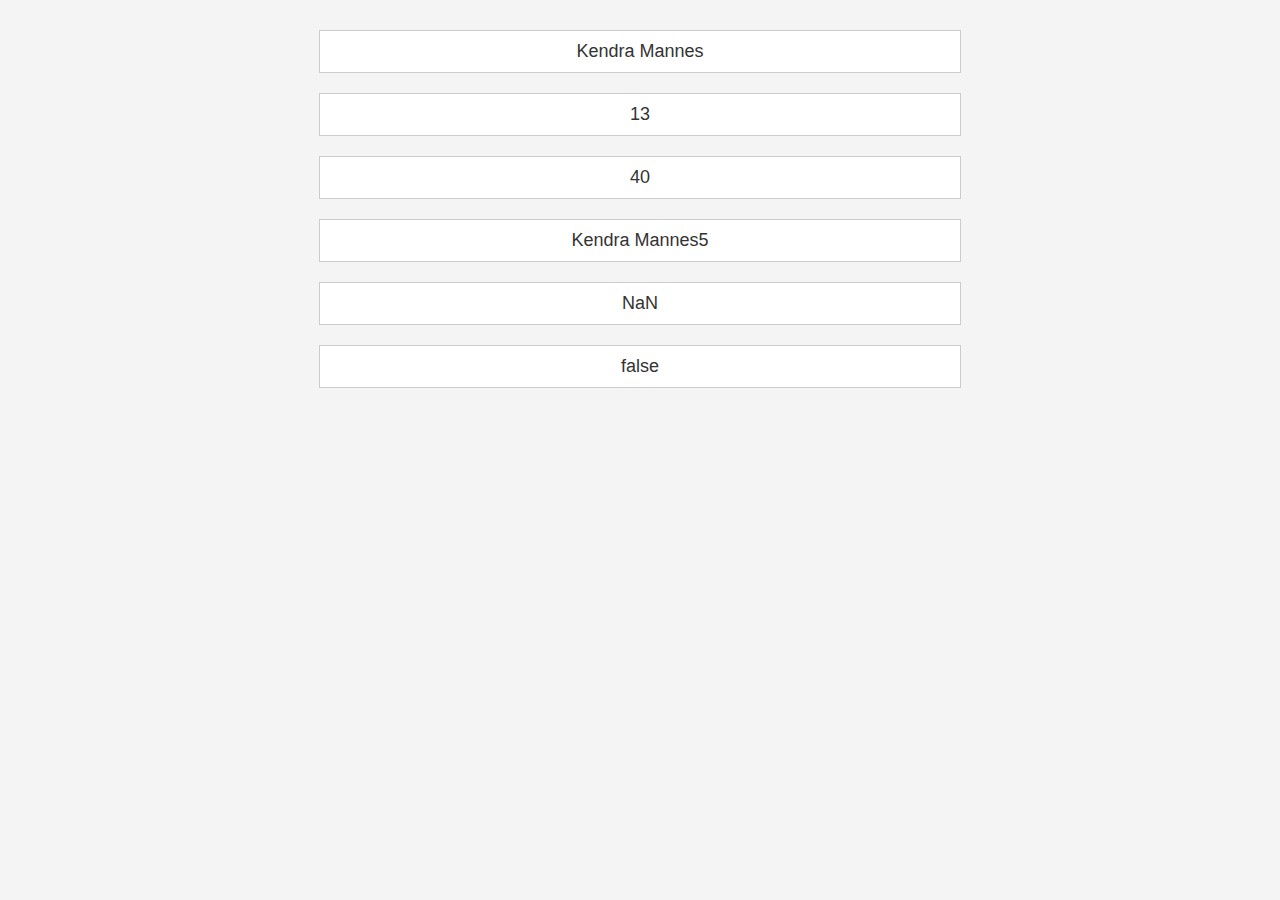
<file: Chapter2Project/index.html>
<!--Kendra Mannes
03/04/2025!-->
<!DOCTYPE html>
<html lang="en">
<head>
    <meta charset="UTF-8">
    <meta name="viewport" content="width=device-width, initial-scale=1.0">
    <title>Chapter 2 Project</title>
    <link rel="stylesheet" href="styles.css">
</head>
<body>
    <p id="p1">Johnson County Community College</p>
    <p id="p2">Johnson County Community College</p>
    <p id="p3">Johnson County Community College</p>
    <p id="p4">Johnson County Community College</p>
    <p id="p5">Johnson County Community College</p>
    <p id="p6">Johnson County Community College</p>

    <script src="project2.js"></script>
</body>
</html>
</file>
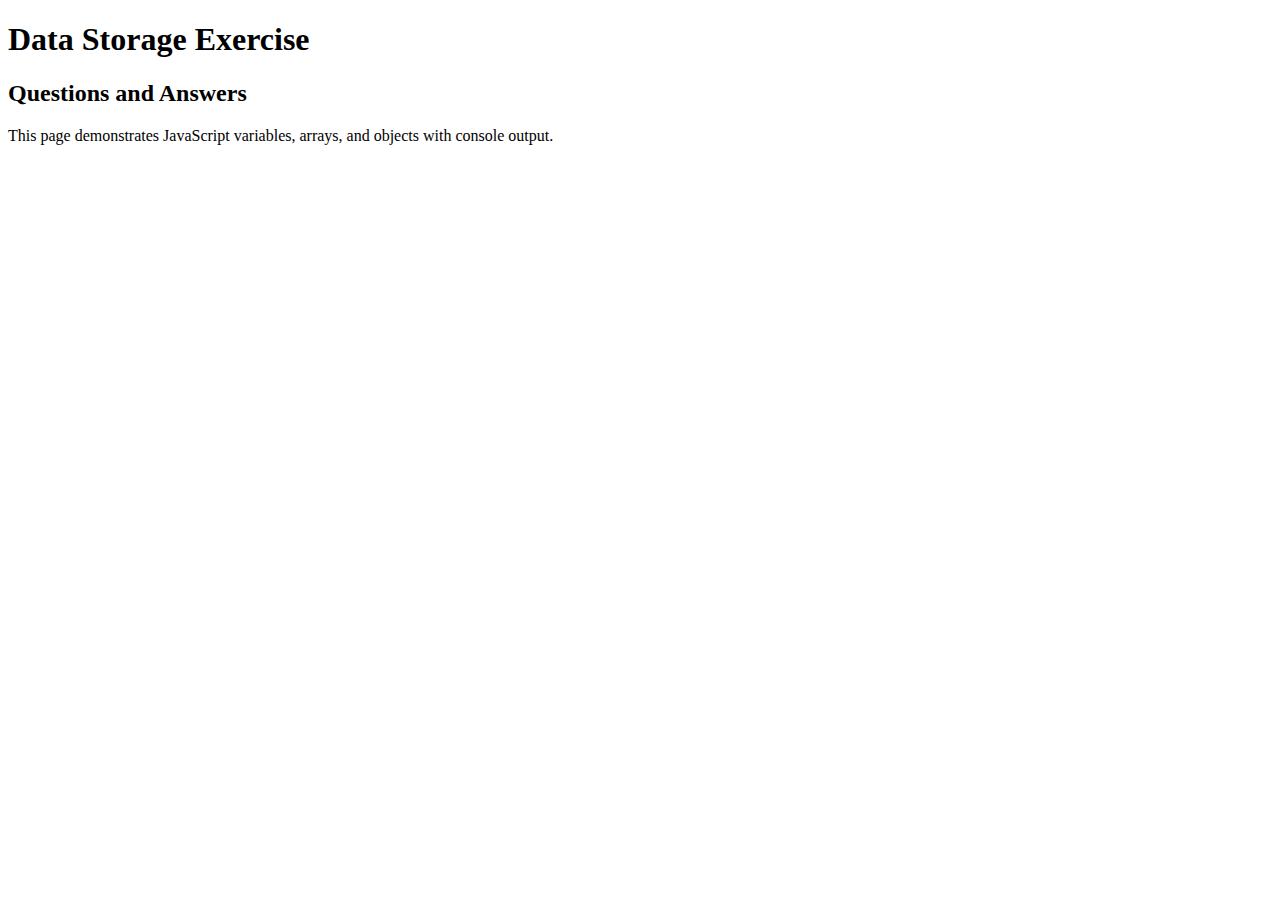
<file: Chapter3Project/index.html>
<!--Kendra Mannes
03/25/2025-->
<!DOCTYPE html>
<html lang="en">
<head>
    <meta charset="UTF-8">
    <meta name="viewport" content="width=device-width, initial-scale=1.0">
    <title>Data Storage Exercise</title>
</head>
<body>
    <header>
        <h1>Data Storage Exercise</h1>
    </header>
            <h2>Questions and Answers</h2>
            <p>This page demonstrates JavaScript variables, arrays, and objects with console output.</p>

    <script src="script.js"></script>
</body>
</html>
</file>
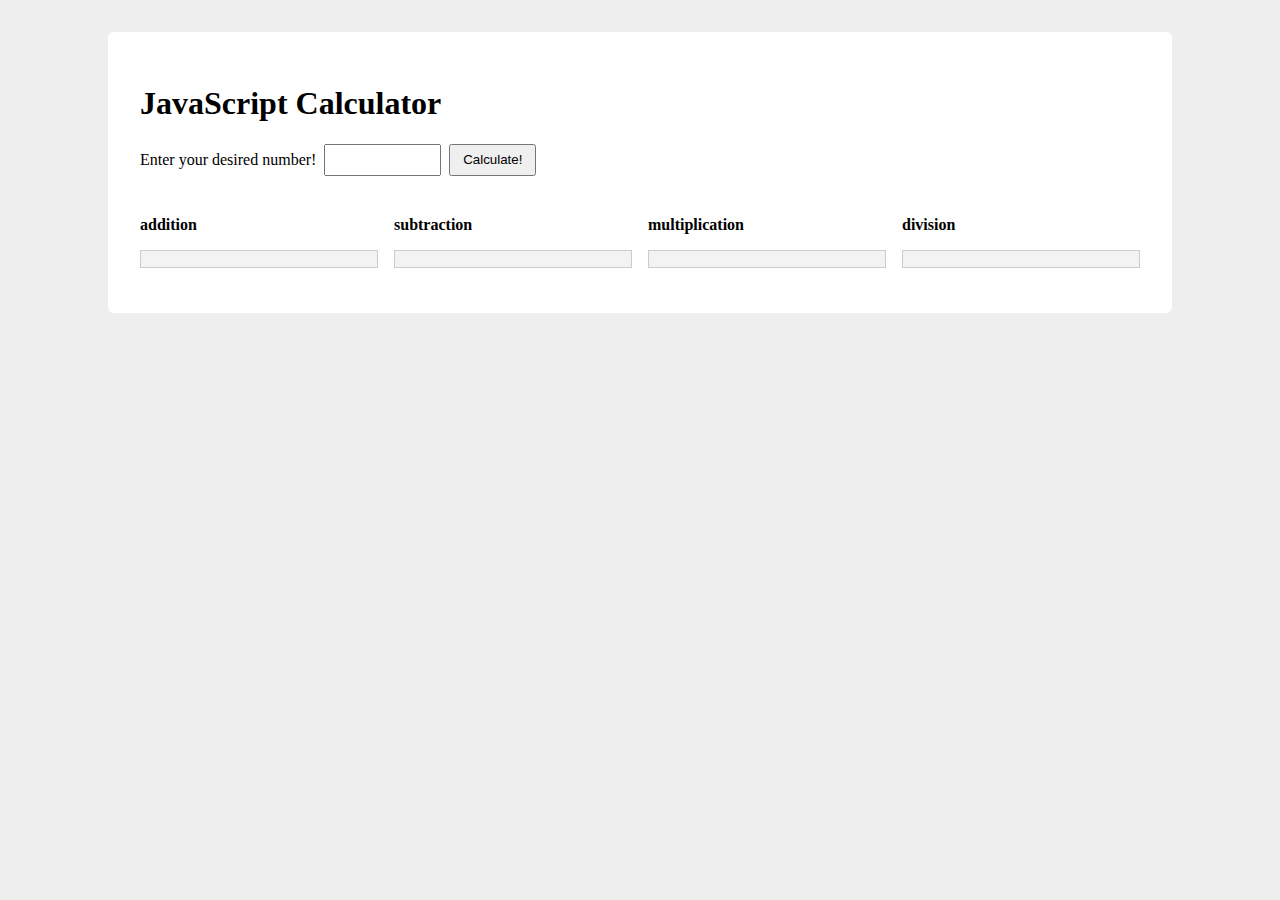
<file: finalCalculator/index.html>
<!--Kendra Mannes
05/05/2025
Javascript Final Exam
Calculator HTML-->
<!DOCTYPE html>
<html lang="en">
<head>
  <meta charset="UTF-8" />
  <meta name="viewport" content="width=device-width, initial-scale=1.0" />
  <title>JavaScript Calculator</title>
  <link rel="stylesheet" href="styles.css" />
</head> 
<body>
  <div class="container">
    <h1>JavaScript Calculator</h1>

    <div class="input-row">
      <label for="num">Enter your desired number!</label>
      <input type="number" id="num" />
      <button id="calculate-btn">Calculate!</button>
    </div>

    <div class="results">
      <div>
        <p><strong>addition</strong></p>
        <pre id="addition"></pre>
      </div>
      <div>
        <p><strong>subtraction</strong></p>
        <pre id="subtraction"></pre>
      </div>
      <div>
        <p><strong>multiplication</strong></p>
        <pre id="multiplication"></pre>
      </div>
      <div>
        <p><strong>division</strong></p>
        <pre id="division"></pre>
      </div>
    </div>
  </div>

  <script src="script.js"></script>
</body>
</html>
</file>
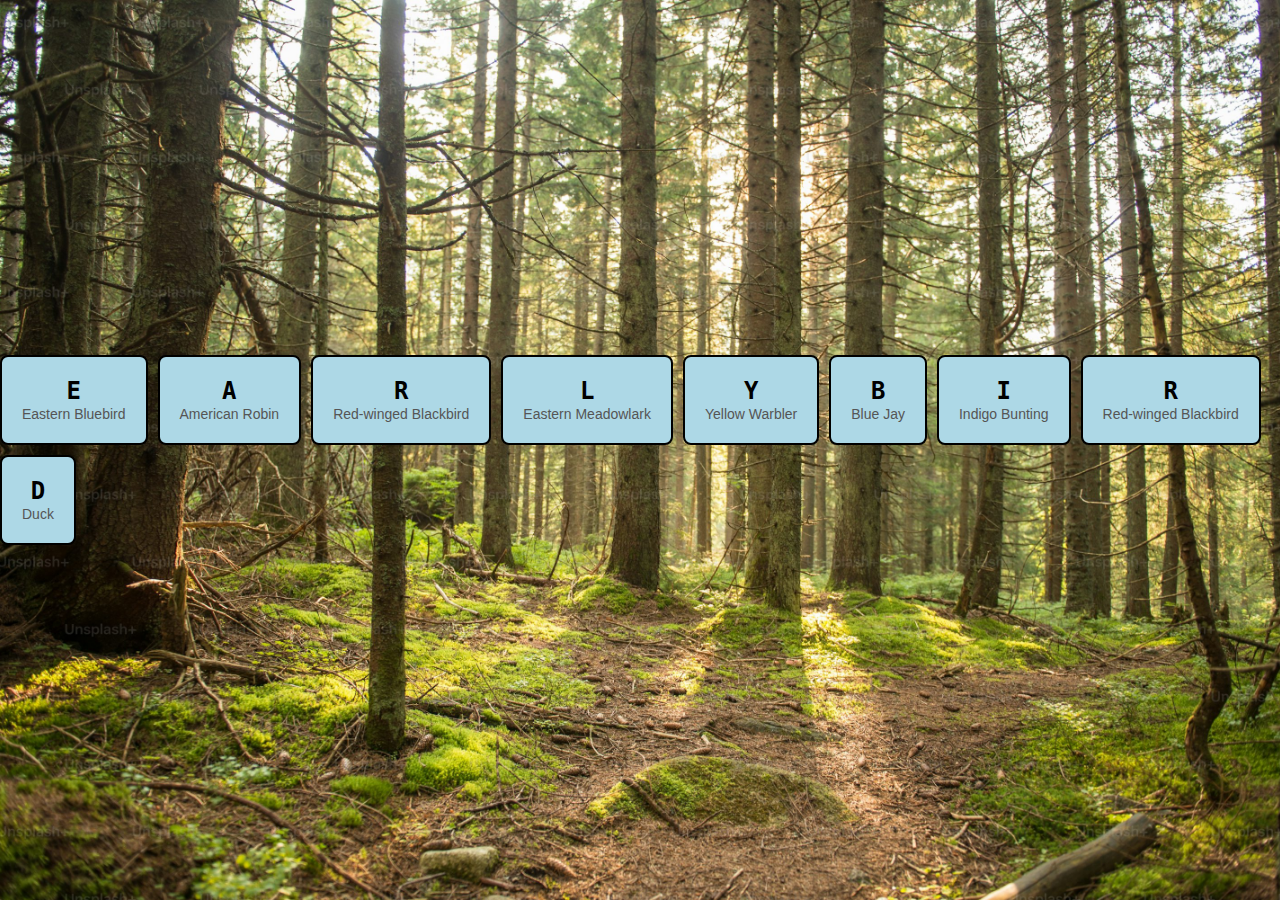
<file: Javascript30_Project1/index.html>
<!--Kendra Mannes
03/14/2025
Javascript 30 Project 1
Bird sound board-->

<!DOCTYPE html>
<html lang="en">
<head>
  <meta charset="UTF-8">
  <title>Kansas Bird Soundboard</title>
  <link rel="stylesheet" href="styles.css">
  <link rel="icon" href="https://fav.farm/✅" />
</head>
<body>
<!--Added code to have a corresponding bird image to each key-->
  <div class="keys">
    <div data-key="69" class="key" id="e">
      <kbd>E</kbd>
      <span class="sound">Eastern Bluebird</span>
      <img src="easternbluebird.jpg" alt="Eastern Bluebird" class="bird-image">
    </div>
    <div data-key="65" class="key" id="a">
      <kbd>A</kbd>
      <span class="sound">American Robin</span>
      <img src="robin.jpg" alt="American Robin" class="bird-image">
    </div>
    <div data-key="82" class="key" id="r">
      <kbd>R</kbd>
      <span class="sound">Red-winged Blackbird</span>
      <img src="redwinged.jpg" alt="Red-winged Blackbird" class="bird-image">
    </div>
    <div data-key="76" class="key" id="l">
      <kbd>L</kbd>
      <span class="sound">Eastern Meadowlark</span>
      <img src="meadowlark.jpg" alt="Lark" class="bird-image">
    </div>
    <div data-key="89" class="key" id="y">
      <kbd>Y</kbd>
      <span class="sound">Yellow Warbler</span>
      <img src="warbler.jpg" alt="Yellow Warbler" class="bird-image">
    </div>
    <div data-key="66" class="key" id="b">
      <kbd>B</kbd>
      <span class="sound">Blue Jay</span>
      <img src="bluejay.jpg" alt="Blue Jay" class="bird-image">
    </div>
    <div data-key="73" class="key" id="i">
      <kbd>I</kbd>
      <span class="sound">Indigo Bunting</span>
      <img src="indigobunting.jpg" alt="Indigo Bunting" class="bird-image">
    </div>
    <div data-key="82" class="key" id="r">
      <kbd>R</kbd>
      <span class="sound">Red-winged Blackbird</span>
      <img src="redwinged.jpg" alt="Red-winged Blackbird" class="bird-image">
    </div>
    <div data-key="68" class="key" id="d">
      <kbd>D</kbd>
      <span class="sound">Duck</span>
      <img src="duck.jpg" alt="Duck" class="bird-image">
    </div>
  </div>

  <audio data-key="69" id="audioe" src="eastern_bluebird.mp3"></audio>
  <audio data-key="65" id="audioa" src="american_robin.mp3"></audio>
  <audio data-key="82" id="audior" src="red_winged_blackbird (1).mp3"></audio>
  <audio data-key="76" id="audiol" src="eastern_meadowlark.mp3"></audio>
  <audio data-key="89" id="audioy" src="yellow_warbler.mp3"></audio>
  <audio data-key="66" id="audiob" src="blue_jay.mp3"></audio>
  <audio data-key="73" id="audioi" src="indigo_bunting.mp3"></audio>
  <audio data-key="68" id="audiod" src="mallard.mp3"></audio>
  

<script src="script.js"></script>

</body>
</html>
</file>
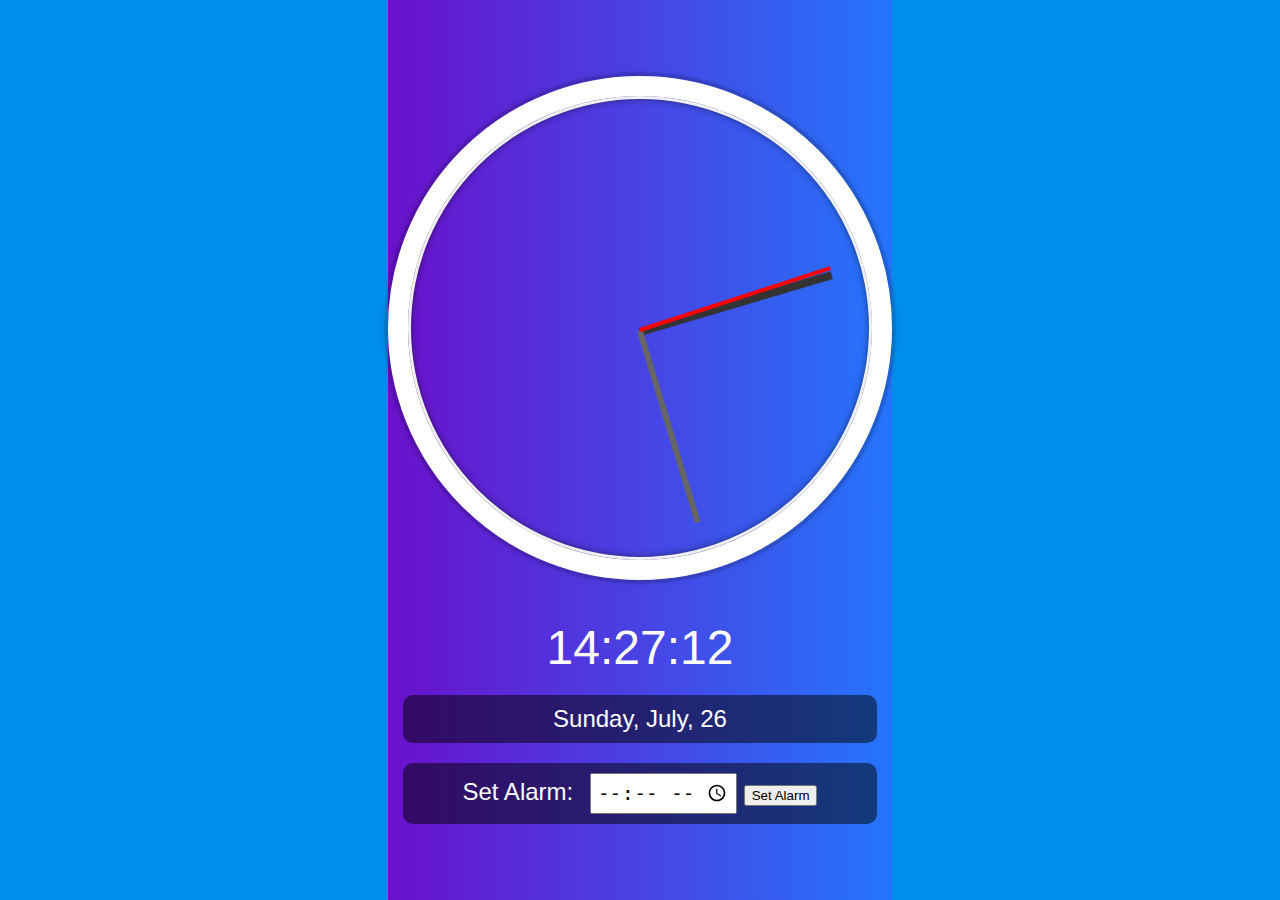
<file: JS30_Project2/index.html>
<!--Kendra Mannes
04/01/2025
Javascript 30 Project 2
Alarm Clock HTML-->
<!DOCTYPE html>
<html lang="en">
<head>
  <meta charset="UTF-8">
  <meta name="viewport" content="width=device-width, initial-scale=1.0">
  <title>JS + CSS Clock</title>
  <link rel="icon" href="https://fav.farm/✅" />
  <link rel="stylesheet" href="styles.css"> 
</head>
<body>

  <div class="clock-container">
    <div class="clock">
      <div class="clock-face">
        <div class="hand hour-hand"></div>
        <div class="hand min-hand"></div>
        <div class="hand second-hand"></div>
      </div>
    </div>
  </div>

  <div class="digital-time">
    <span class="hour-digital">00</span>:<span class="minute-digital">00</span>:<span class="second-digital">00</span>
  </div>

  <div class="date-display">
    <span class="day"></span>, <span class="month"></span> <span class="date"></span>, <span class="year"></span>
  </div>

  <div class="alarm">
    <label for="alarm-time">Set Alarm: </label>
    <input type="time" id="alarm-time" />
    <button onclick="setAlarm()">Set Alarm</button>
    <div id="alarm-status"></div>
  </div>

  <script src="script.js"></script> 
</body>
</html>
</file>
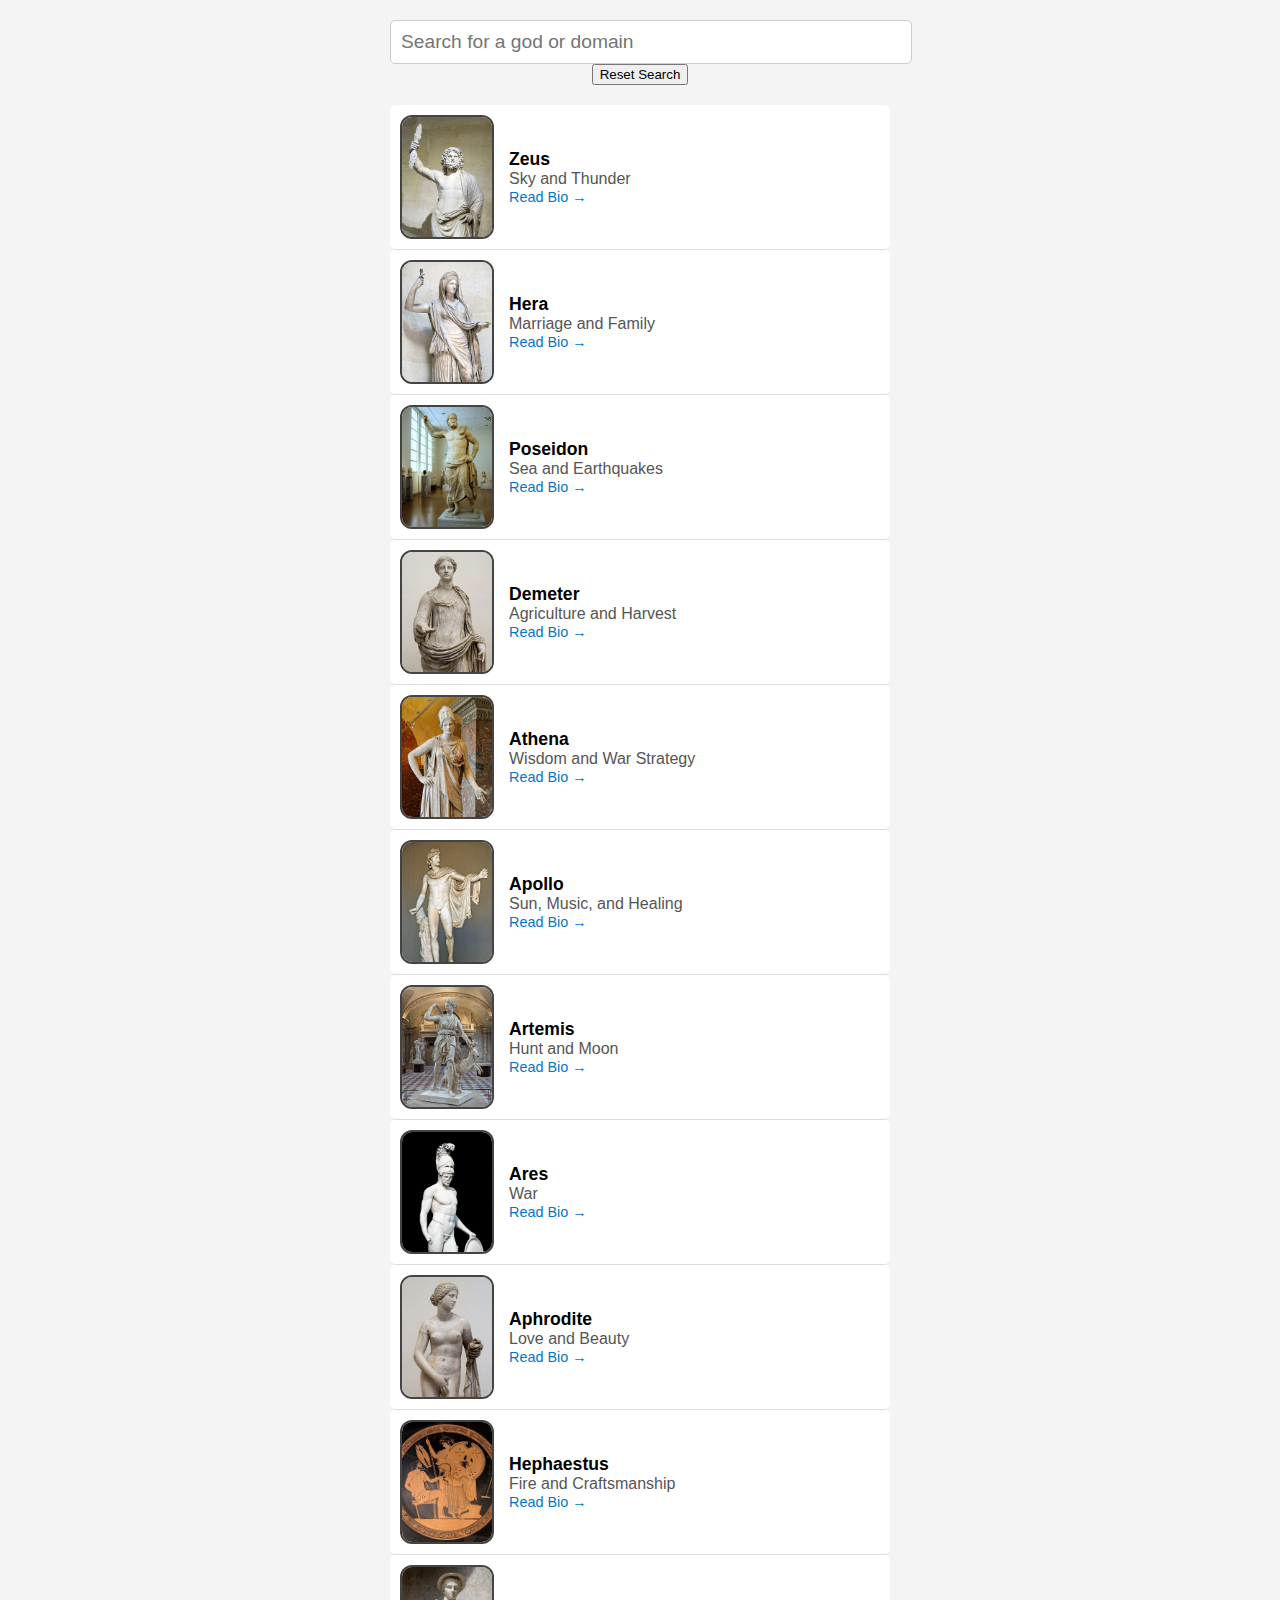
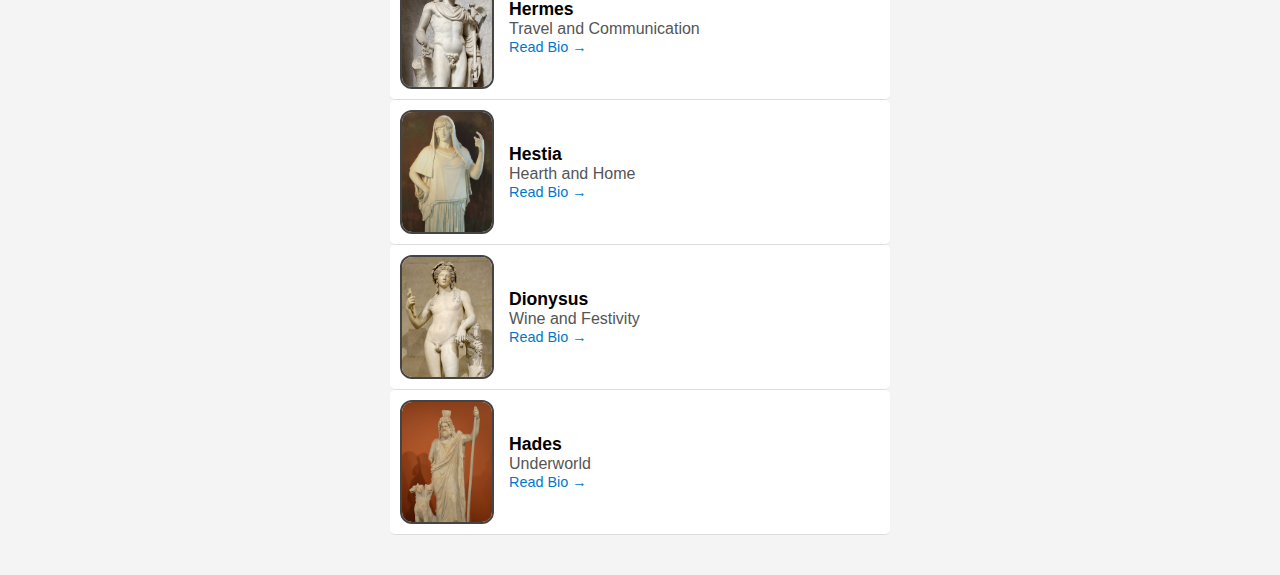
<file: JS30_Project4/index.html>
<!--Kendra Mannes
04/18/2025
Javascript 30 Project 4
Greek Gods Type Ahead HTML-->

<!DOCTYPE html>
<html lang="en">
<head>
  <meta charset="UTF-8">
  <title>Greek Gods & Goddesses Type-Ahead</title>
  <link rel="stylesheet" href="styles.css">
</head>
<body>

  <form class="search-form">
    <input type="text" class="search" placeholder="Search for a god or domain" aria-label="Search">
    <ul class="suggestions">
      <li>Filter for a god</li>
      <li>or a domain</li>
    </ul>
  </form>

  <script src="script.js"></script>
</body>
</html>
</file>
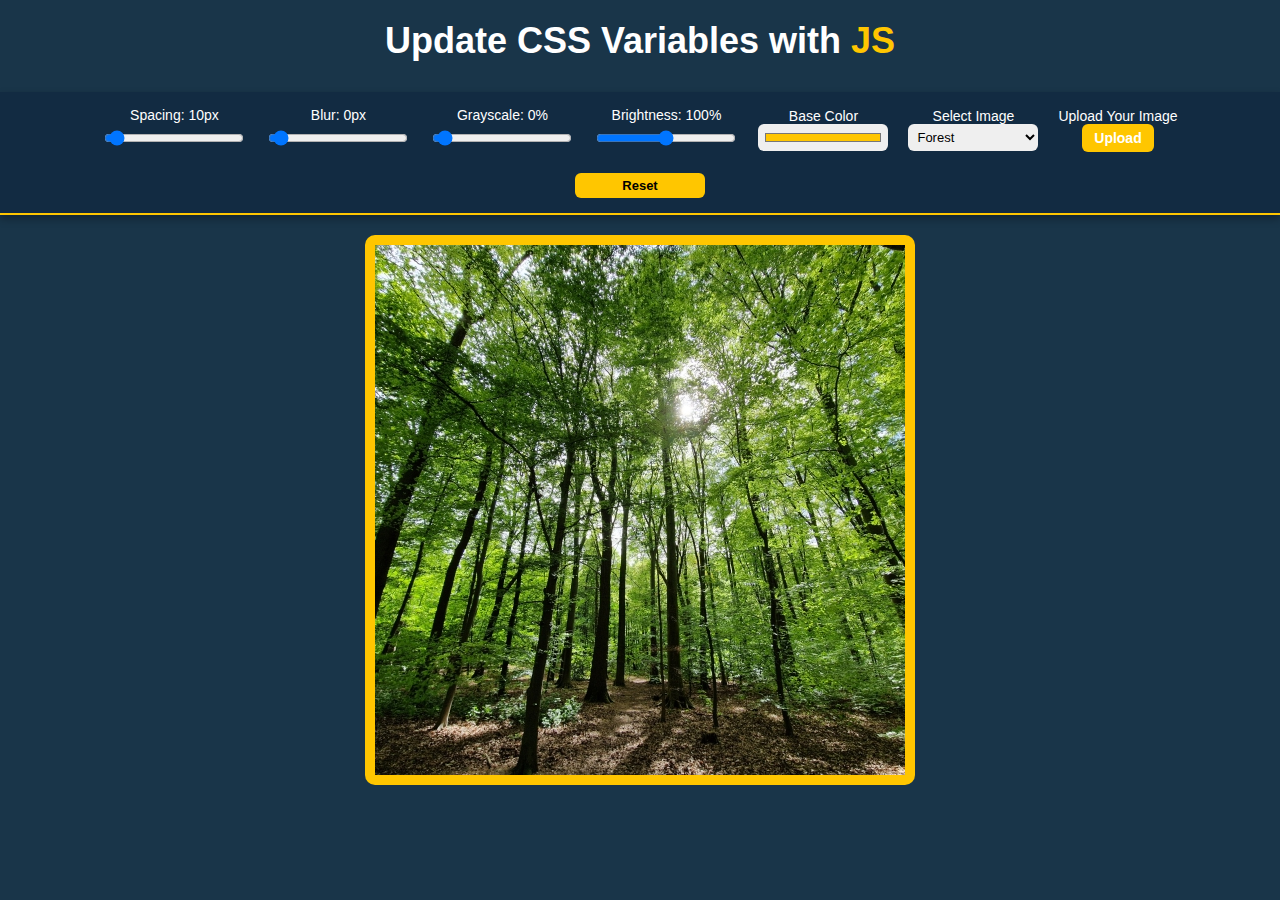
<file: JS30_Project5/index.html>
<!--Kendra Mannes
04/25/2025
Javascript 30 Project 5
Photo Filters HTML-->

<!DOCTYPE html>
<html lang="en">
<head>
  <meta charset="UTF-8">
  <title>Image Style Editor</title>
  <link rel="stylesheet" href="styles.css" />
</head>
<body>
  <h2>Update CSS Variables with <span class="hl">JS</span></h2>

  <div class="controls">
    <div class="control-group">
      <label for="spacing">Spacing: <span id="spacing-val">10</span>px</label>
      <input id="spacing" type="range" name="spacing" min="10" max="200" value="10" data-sizing="px">
    </div>

    <div class="control-group">
      <label for="blur">Blur: <span id="blur-val">0</span>px</label>
      <input id="blur" type="range" name="blur" min="0" max="25" value="0" data-sizing="px">
    </div>

    <div class="control-group">
      <label for="grayscale">Grayscale: <span id="grayscale-val">0</span>%</label>
      <input id="grayscale" type="range" name="grayscale" min="0" max="100" value="0" data-sizing="%">
    </div>

    <div class="control-group">
      <label for="brightness">Brightness: <span id="brightness-val">100</span>%</label>
      <input id="brightness" type="range" name="brightness" min="50" max="150" value="100" data-sizing="%">
    </div>

    <div class="control-group">
      <label for="base">Base Color</label>
      <input id="base" type="color" name="base" value="#ffc600">
    </div>

    <div class="control-group">
      <label for="image-picker">Select Image</label>
      <select id="image-picker">
        <option value="forest.jpg">Forest</option>
        <option value="beach.jpg">Beach</option>
        <option value="mountain.jpg">Mountain</option>
      </select>
    </div>

    <div class="control-group">
      <label>Upload Your Image</label>
      <label class="file-upload">
        Upload
        <input type="file" id="image-upload" accept="image/*" />
      </label>
    </div>

    <div class="control-group">
      <button id="reset">Reset</button>
    </div>
  </div>

  <img id="main-image" src="forest.jpg" alt="Selected image">

  <script src="script.js"></script>
</body>
</html>
</file>
<file: Chapter2Project/styles.css>
/* Kendra Mannes */
/* 03/04/2025 */

body {
    font-family: Arial, sans-serif;
    background-color: #f4f4f4;
    color: #333;
    text-align: center;
    margin: 20px;
}

p {
    font-size: 18px;
    padding: 10px;
    background: white;
    border: 1px solid #ccc;
    display: inline-block;
    width: 50%;
    margin: 10px auto;
}
</file>
<file: finalCalculator/styles.css>
/*Kendra Mannes
05/05/2025
Javascript Final Exam
Calculator CSS*/

body {
  font-family: Georgia, serif;
  background-color: #eeeeee;
  margin: 0;
  padding: 2rem;
}

.container {
  max-width: 1000px;
  margin: auto;
  background: #fff;
  padding: 2rem;
  border-radius: 6px;
}

.input-row {
  display: flex;
  align-items: center;
  gap: 0.5rem;
  margin-bottom: 1.5rem;
}

input {
  width: 100px;
  padding: 0.4rem;
}

button {
  padding: 0.4rem 0.75rem;
}

.results {
  display: flex;
  justify-content: space-between;
  gap: 1rem;
  flex-wrap: wrap;
}

.results div {
  flex: 1;
  min-width: 200px;
}

pre {
  background-color: #f3f3f3;
  padding: 0.5rem;
  border: 1px solid #ccc;
  white-space: pre-wrap;
}
</file>
<file: Javascript30_Project1/styles.css>
/*Kendra Mannes
03/14/2025
Javascript30 Project 1
Bird sound board CSS*/

body {
    background-image: url(forest.jpg);
    background-size: cover;
    background-position: center;
    background-attachment: fixed;
    display: flex;
    flex-direction: column;
    align-items: center;
    justify-content: center;
    height: 100vh;
    margin: 0;
    font-family: Arial, sans-serif;
}
.bird-image {
    width: 100px;
    height: 100px;
    border-radius: 8px;
    margin-top: 5px;
    display: none;
}

.key.playing .bird-image {
    display: block;
}

.keys {
    display: flex;
    flex-wrap: wrap;
    gap: 10px;
}
.key:hover {
    transform: scale(1.2); 
    border: 3px solid blue;
}
.key {
    border: 2px solid #000;
    border-radius: 8px;
    padding: 20px;
    text-align: center;
    background: #add8e6;
    cursor: pointer;
    transition: transform 0.07s ease;
}

.key.playing {
    transform: scale(1.1);
    background: #87ceeb;
    border-color: #1e90ff;
}

kbd {
    display: block;
    font-size: 24px;
    font-weight: bold;
}

.sound {
    font-size: 14px;
    color: #555;
}
</file>
<file: JS30_Project2/styles.css>
/*Kendra Mannes
04/01/2025
Javascript30 Project 2
Alarm Clock CSS*/
html, body {
    margin: 0;
    padding: 0;
    font-family: 'Helvetica Neue', sans-serif;
    display: flex;
    flex-direction: column;
    justify-content: center;
    align-items: center;
    min-height: 100vh;
    background: #018DED url(https://unsplash.it/1500/1000?image=881&blur=5);
    background-size: cover;
    text-align: center;
    color: white;
  }
  
  .clock-container {
    display: flex;
    justify-content: center;
    margin-bottom: 20px;
  }
  
  .clock {
    width: 25rem;
    height: 25rem;
    border: 20px solid white;
    border-radius: 50%;
    position: relative;
    padding: 2rem;
    box-shadow:
      0 0 0 4px rgba(0, 0, 0, 0.1),
      inset 0 0 0 3px #EFEFEF,
      inset 0 0 10px black,
      0 0 10px rgba(0, 0, 0, 0.2);
  }
  
  .clock-face {
    position: relative;
    width: 100%;
    height: 100%;
  }
  
  .hand {
    width: 50%;
    height: 6px;
    background: black;
    position: absolute;
    top: 50%;
    transform-origin: 100%;
    transition: transform 0.2s cubic-bezier(0.1, 2.7, 0.58, 1);
  }
  
  .hour-hand {
    height: 8px;
    background-color: #333;
  }
  
  .min-hand {
    height: 6px;
    background-color: #666;
  }
  
  .second-hand {
    height: 4px;
    background-color: red;
  }
  
  .digit-display {
    margin-top: 20px;
    font-size: 2.5rem;
  }
  
  .digital-time, .date-display, .alarm {
    margin-top: 20px;
    font-size: 1.5rem;
  }
  
  .digital-time {
    margin-top: 20px;
    font-size: 3rem;
  }
  
  .date-display {
    margin-top: 15px;
  }
  
  .alarm {
    margin-top: 25px;
  }
  
  input[type="time"], select {
    padding: 5px;
    margin-left: 10px;
    font-size: 1.2rem;
  }
  
  .digit-display, .date-display, .alarm {
    padding: 10px;
    background-color: rgba(0, 0, 0, 0.5);
    border-radius: 10px;
    width: 90%;
    max-width: 500px;
    margin-top: 20px;
  }
  
  .alarm-status {
    margin-top: 10px;
    font-size: 1.2rem;
    color: #FFD700;
  }
</file>
<file: JS30_Project4/styles.css>
/*Kendra Mannes
04/18/2025
Javascript30 Project 4
Greek Gods Type Ahead CSS*/
body {
    font-family: Arial, sans-serif;
    background: #f4f4f4;
    margin: 0;
    padding: 20px;
  }
  
  .search-form {
    max-width: 500px;
    margin: 0 auto;
    text-align: center;
  }
  
  .search {
    width: 100%;
    padding: 10px;
    font-size: 1.2em;
    border: 1px solid #ccc;
    border-radius: 5px;
  }
  
  .suggestions {
    list-style: none;
    margin: 0;
    padding: 0;
    max-width: 500px;
    margin: 20px auto;
  }
  
  .god-card {
    display: flex;
    align-items: center;
    gap: 15px;
    padding: 10px;
    background: white;
    border-bottom: 1px solid #ddd;
    border-radius: 5px;
  }
  
  .god-img {
    width: 90px;
    height: 120px;
    object-fit: cover;
    object-position: top;
    border-radius: 12px;
    border: 2px solid #444;
  }
  
  
  
  
  .god-info {
    text-align: left;
  }
  
  .name {
    font-weight: bold;
    font-size: 1.1em;
  }
  
  .domain {
    color: #555;
  }
  
  a {
    font-size: 0.9em;
    color: #0077cc;
    text-decoration: none;
  }
  
  a:hover {
    text-decoration: underline;
  }
</file>
<file: JS30_Project5/styles.css>
/*Kendra Mannes
04/25/2025
Javascript30 Project 5
Photo Filters CSS*/

:root {
    --base: #ffc600;
    --spacing: 10px;
    --blur: 0px;
    --grayscale: 0%;
    --brightness: 100%;
  }
  
  body {
    text-align: center;
    background: #193549;
    color: white;
    font-family: 'helvetica neue', sans-serif;
    font-weight: 100;
    font-size: 20px;
    padding: 0;
    margin: 0;
  }
  
  h2 {
    font-size: 36px;
    margin-top: 20px;
  }
  .controls {
    display: flex;
    flex-wrap: wrap;
    justify-content: center;
    align-items: center;
    gap: 20px;
    padding: 15px 30px;
    background-color: #122b42;
    box-shadow: 0 4px 8px rgba(0, 0, 0, 0.3);
    position: sticky;
    top: 0;
    z-index: 1000;
    border-bottom: 2px solid var(--base);
  }
  
  .control-group {
    display: flex;
    flex-direction: column;
    align-items: center;
    font-size: 14px;
    color: white;
  }
  
  .controls input[type="range"],
  .controls input[type="color"],
  .controls input[type="file"],
  .controls select,
  .controls button {
    width: 130px;
    padding: 5px;
    font-size: 13px;
    border-radius: 6px;
    border: none;
    outline: none;
  }
  .controls button {
    background-color: var(--base);
    font-weight: bold;
    cursor: pointer;
    transition: background-color 0.2s ease;
  }
  
  .controls button:hover {
    background-color: #e0ab00;
  }
  img {
    max-width: 90%;
    height: auto;
    margin: 20px auto;
    padding: var(--spacing);
    background: var(--base);
    filter: blur(var(--blur)) grayscale(var(--grayscale)) brightness(var(--brightness));
    border-radius: 10px;
    transition: 0.3s all;
  }
  
  .hl {
    color: var(--base);
  }

  .file-upload {
    background-color: #ffc600;
    padding: 6px 12px;
    border-radius: 6px;
    font-weight: bold;
    cursor: pointer;
    position: relative;
    overflow: hidden;
  }
  .file-upload input[type="file"] {
    position: absolute;
    left: 0;
    top: 0;
    opacity: 0;
    cursor: pointer;
  }
</file>
